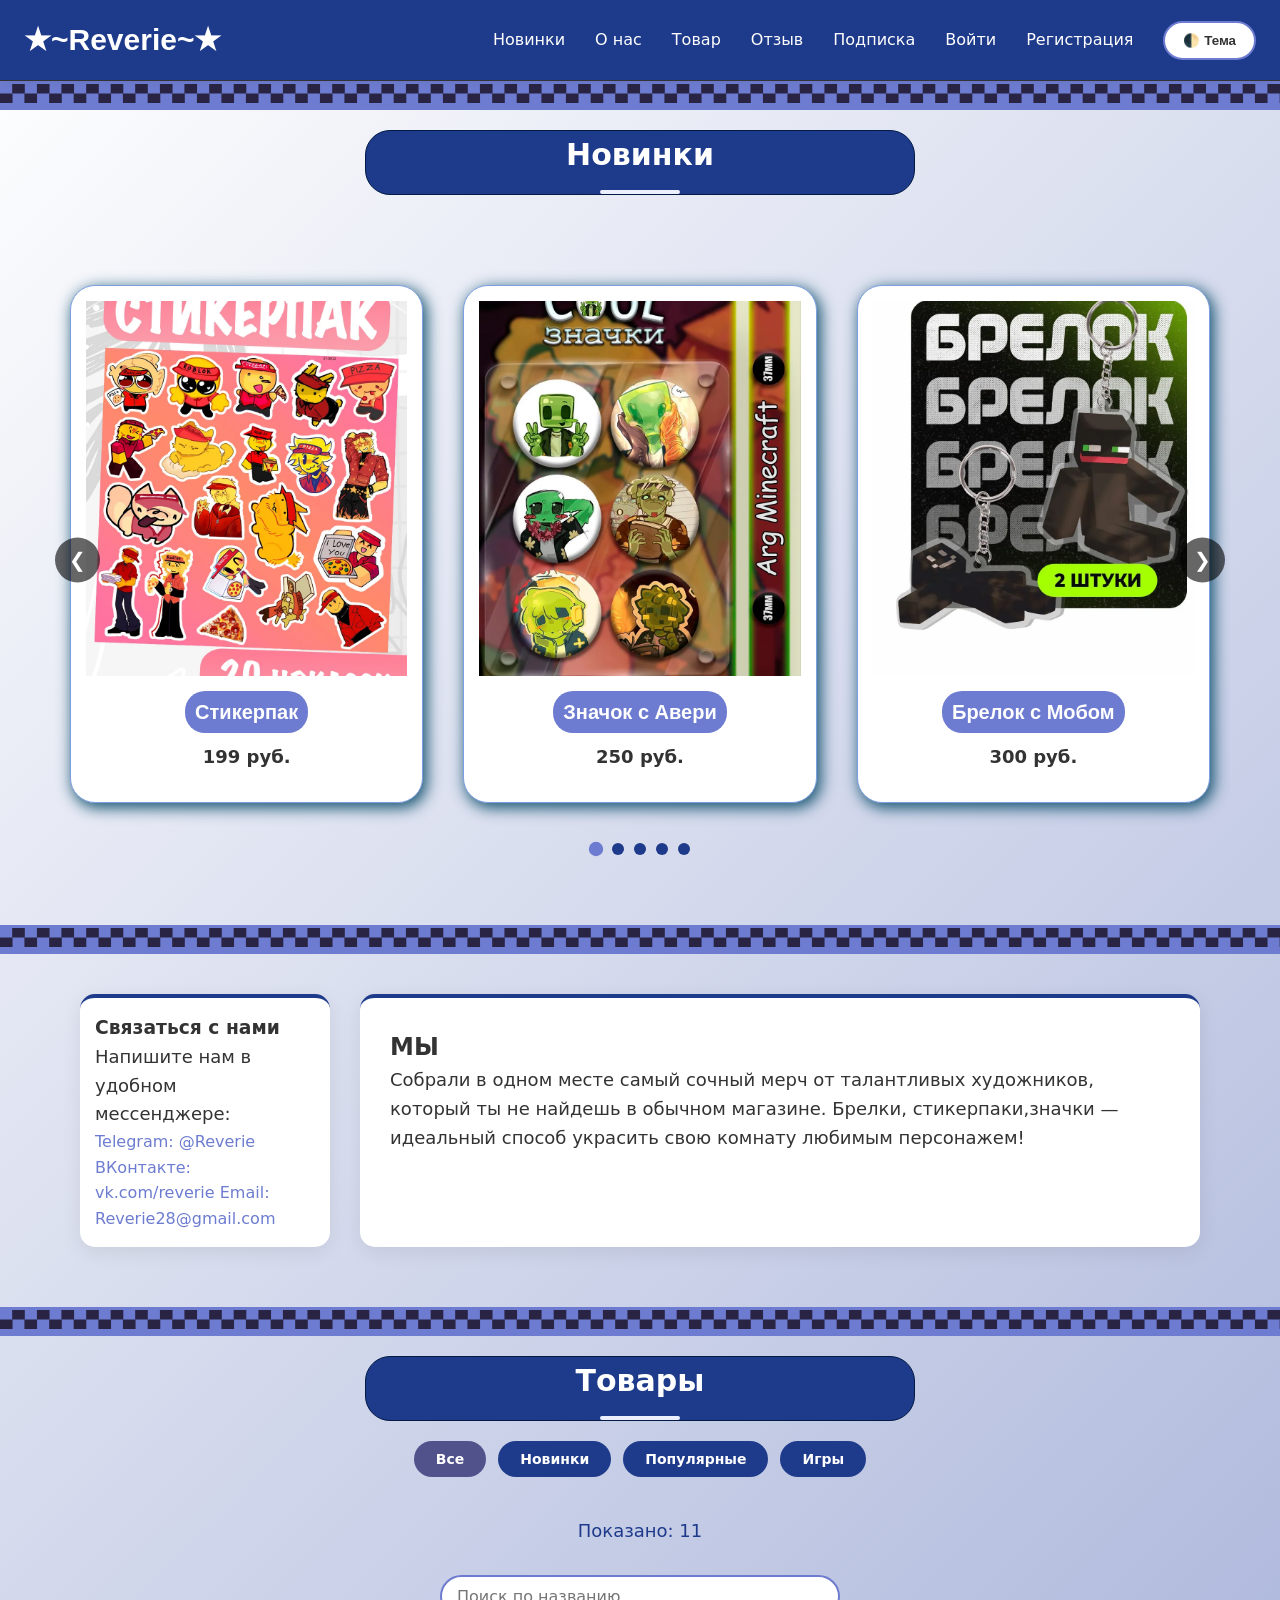
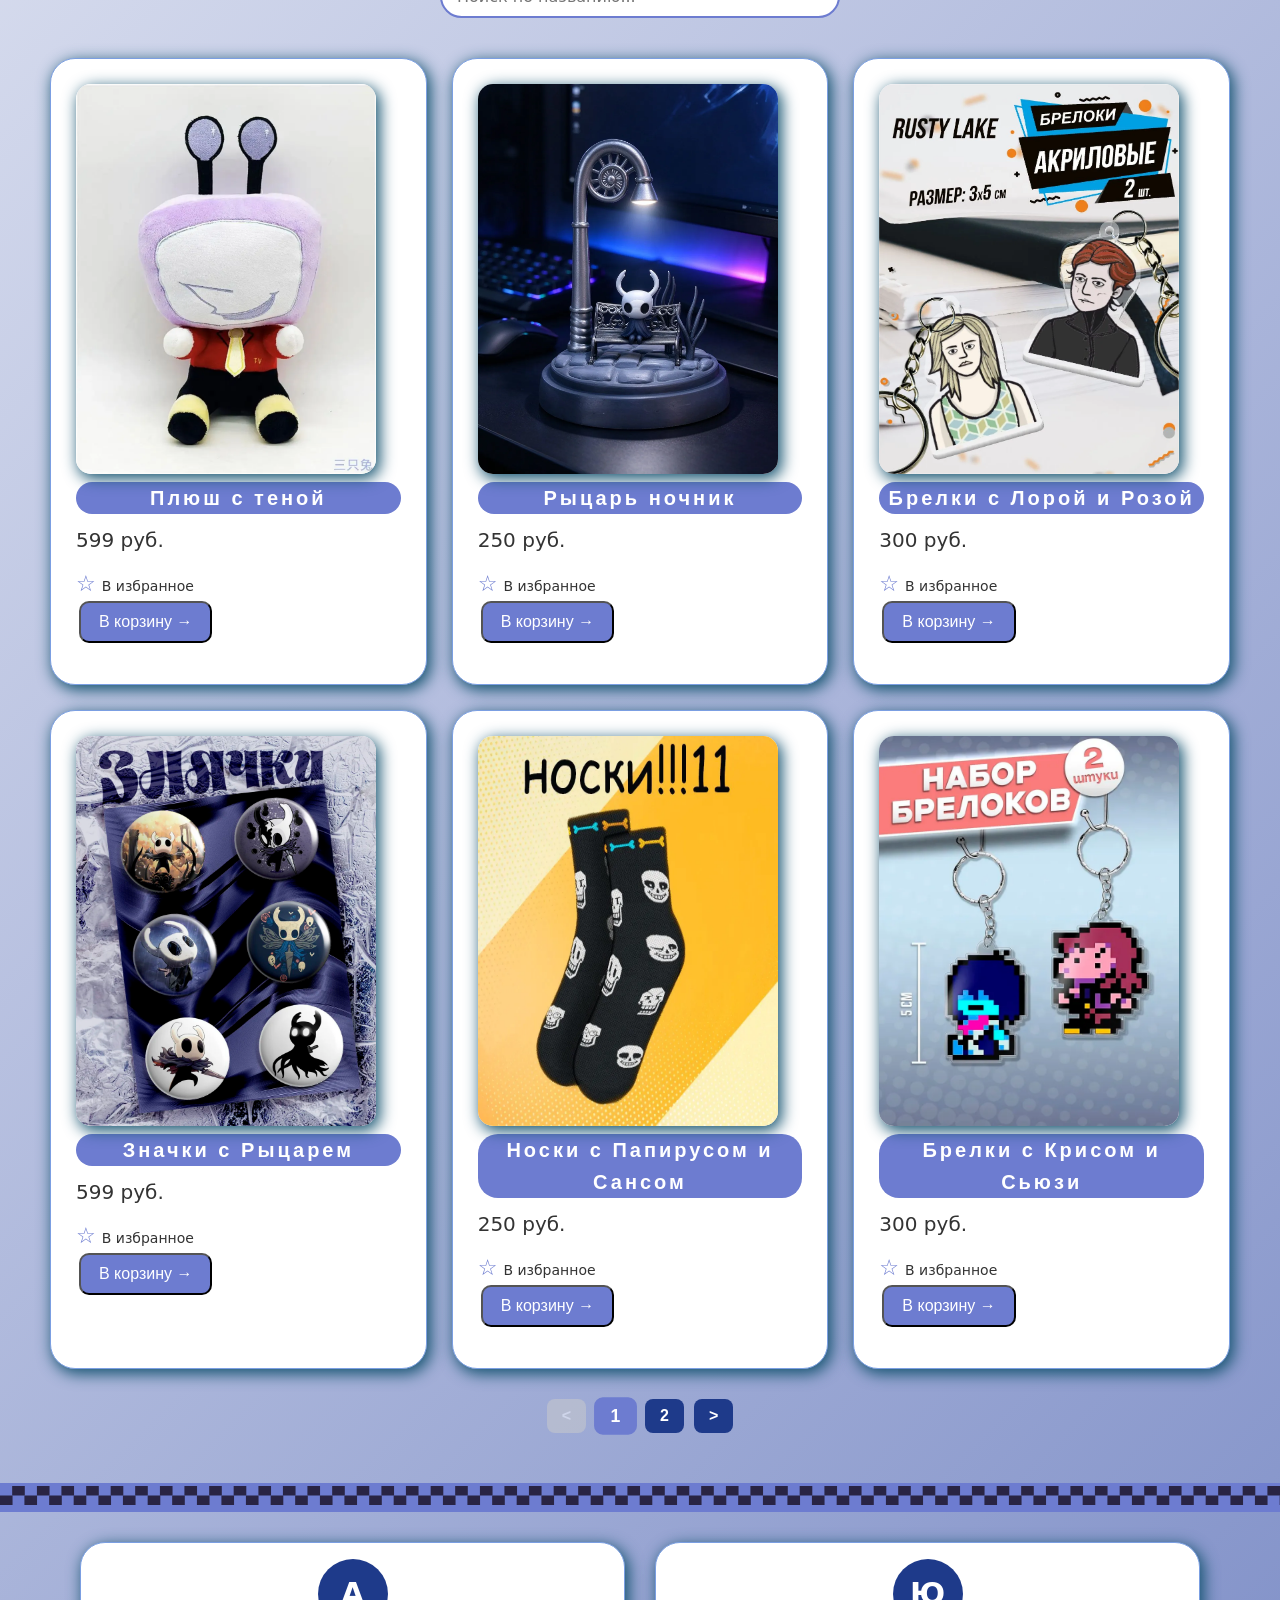
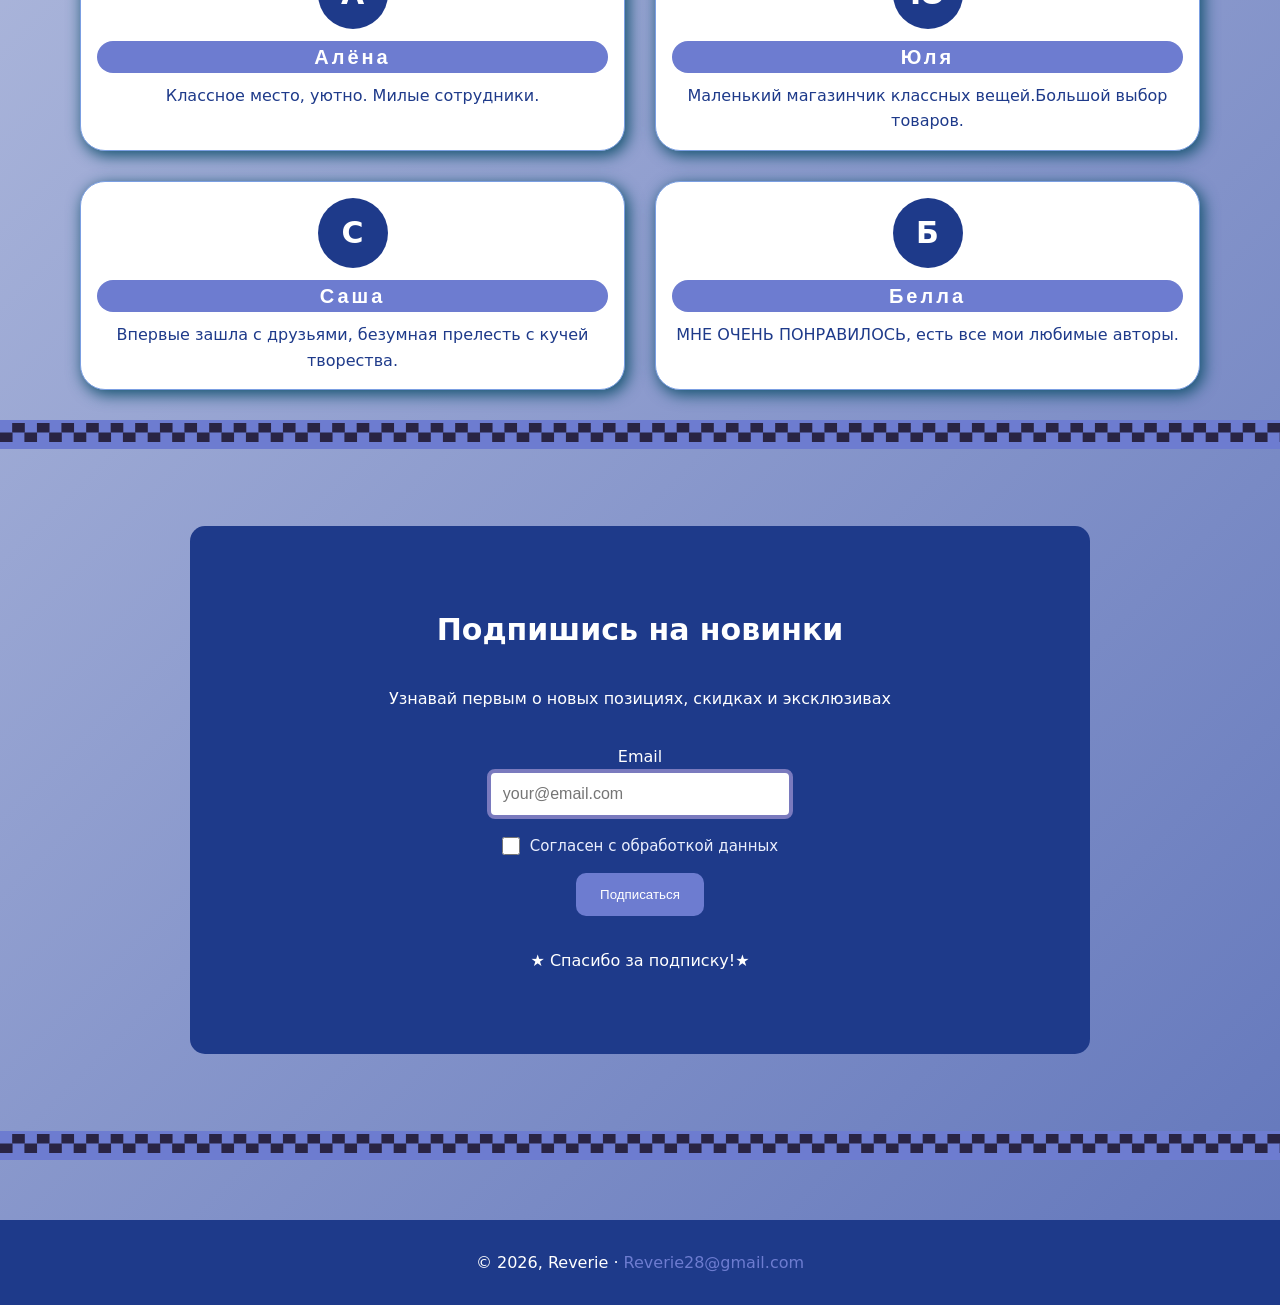
<file: app_merch/index.html>
<!DOCTYPE html>
<html lang="ru">
<head>
  <meta charset="UTF-8">
  <meta name="viewport" content="width=device-width, initial-scale=1.0">
  <meta name="description" content="Reverie — сайт по продаже мерча">
  <title>Reverie — сайт по продаже мерча</title>
  <link rel="icon" href="#">
  <link rel="stylesheet" href="styles.css"> 
</head>
<body>
<header class="nav">

<a href="#" class="logo">★~Reverie~★</a>

 <nav class="menu">
      <a href="#cont">Новинки</a> 
      <a href="#nass">О нас</a> 
      <a href="#cont1">Товар</a> 
      <a href="#otzuv">Отзыв</a> 
      <a href="#sub">Подписка</a> 
      <a href="login.html">Войти</a>
      <a href="register.html">Регистрация</a>
    </nav> 

<button class="burger" id="burgerBtn" aria-label="Открыть меню">
    <span></span>
    <span></span>
    <span></span>
</button>

     <div class="overlay" id="overlay"></div> 
     <nav class="mobile-nav" id="mobileNav">
      <a href="#cont">Новинки</a> 
      <a href="#nass">О нас</a> 
      <a href="#cont1">Товар</a> 
      <a href="#otzuv">Отзыв</a> 
      <a href="#sub">Подписка</a> 
      <a href="login.html">Войти</a>
      <a href="register.html">Регистрация</a>
    </nav> 
    <button class="theme-toggle" id="themeBtn" aria-label="Переключить тему">
    🌓 Тема
</button>
  </header>
 
  <main>
  <section class="decor1">
  <p>▄▀▄▀▄▀▄▀▄▀▄▀▄▀▄▀▄▀▄▀▄▀▄▀▄▀▄▀▄▀▄▀▄▀▄▀▄▀▄▀▄▀▄▀▄▀▄▀▄▀▄▀▄▀▄▀▄▀▄▀▄▀▄▀▄▀▄▀▄▀▄▀▄▀▄▀▄▀▄▀▄▀▄▀▄▀▄▀▄▀▄▀▄▀▄▀▄▀▄▀▄▀▄▀▄▀▄▀▄▀▄▀▄▀▄▀▄▀▄▀▄▀▄▀▄▀▄▀▄▀▄▀▄▀</p>
  </section>

    <section class="cont" id="cont">
    <h2>Новинки</h2>
</section>

<section class="cards-section">
    <section class="slider">
        <section class="slider_track"></section>
        <button class="slider_prev">❮</button>
        <button class="slider_next">❯</button>
        <section class="slider_dots"></section>
    </section>
</section>
 
<section class="decor2">
 <p>▄▀▄▀▄▀▄▀▄▀▄▀▄▀▄▀▄▀▄▀▄▀▄▀▄▀▄▀▄▀▄▀▄▀▄▀▄▀▄▀▄▀▄▀▄▀▄▀▄▀▄▀▄▀▄▀▄▀▄▀▄▀▄▀▄▀▄▀▄▀▄▀▄▀▄▀▄▀▄▀▄▀▄▀▄▀▄▀▄▀▄▀▄▀▄▀▄▀▄▀▄▀▄▀▄▀▄▀▄▀▄▀▄▀▄▀▄▀▄▀▄▀▄▀▄▀▄▀▄▀▄▀▄▀</p>
</section>

<section class="layout" id="nass">
    <aside class="sidebar">
        <h3>Связаться с нами</h3>
    <p>Напишите нам в удобном мессенджере:</p>
    <ul class="sidebar-menu">
        <a href="#">  Telegram: @Reverie</a>
        <a href="#">ВКонтакте: vk.com/reverie</a>
        <a href="#">Email: Reverie28@gmail.com</a>
    </ul>
    </aside>
    <section class="content">
        <h2>МЫ</h2>
        <p>Собрали в одном месте самый сочный мерч от талантливых художников, который ты не найдешь в обычном магазине. Брелки, стикерпаки,значки — идеальный способ украсить свою комнату любимым персонажем!</p>
    </section>
</section>

<section class="decor1">
<p>▄▀▄▀▄▀▄▀▄▀▄▀▄▀▄▀▄▀▄▀▄▀▄▀▄▀▄▀▄▀▄▀▄▀▄▀▄▀▄▀▄▀▄▀▄▀▄▀▄▀▄▀▄▀▄▀▄▀▄▀▄▀▄▀▄▀▄▀▄▀▄▀▄▀▄▀▄▀▄▀▄▀▄▀▄▀▄▀▄▀▄▀▄▀▄▀▄▀▄▀▄▀▄▀▄▀▄▀▄▀▄▀▄▀▄▀▄▀▄▀▄▀▄▀▄▀▄▀▄▀▄▀▄▀</p>
</section>

<section class="cont" id="cont1">
    <h2>Товары</h2>
</section>

<section class="filters">
    <button class="filter-btn active" data-filter="all">Все</button>
    <button class="filter-btn" data-filter="new">Новинки</button>
    <button class="filter-btn" data-filter="popul">Популярные</button>
    <button class="filter-btn" data-filter="game">Игры</button>
</section>

<p class="filter-count">Показано: <span id="filterCount">0</span></p>

<section class="pagination-controls">
    <input type="text" id="searchInput" placeholder="Поиск по названию...">
</section>

<section class="cards-section" id="list"></section>

<nav id="pagination" class="pagination-box"></nav>

  <section class="decor2">
 <p>▄▀▄▀▄▀▄▀▄▀▄▀▄▀▄▀▄▀▄▀▄▀▄▀▄▀▄▀▄▀▄▀▄▀▄▀▄▀▄▀▄▀▄▀▄▀▄▀▄▀▄▀▄▀▄▀▄▀▄▀▄▀▄▀▄▀▄▀▄▀▄▀▄▀▄▀▄▀▄▀▄▀▄▀▄▀▄▀▄▀▄▀▄▀▄▀▄▀▄▀▄▀▄▀▄▀▄▀▄▀▄▀▄▀▄▀▄▀▄▀▄▀▄▀▄▀▄▀▄▀▄▀▄▀</p>
</section>

<section id="otzuv" class="mosaic">
      <article class="card member">
          <div class="avatar">А</div>
        <h3>Алёна</h3> 
        <p>Классное место, уютно. Милые сотрудники.</p>
      </article>
     <article class="card member">
          <div class="avatar">Ю</div>
        <h3>Юля</h3>
        <p>Маленький магазинчик классных вещей.Большой выбор товаров.</p>
      </article>
      <article class="card member">
          <div class="avatar">C</div>
        <h3>Саша</h3>
        <p>Впервые зашла с друзьями, безумная прелесть с кучей творества.</p>
      </article>
     <article class="card member">
          <div class="avatar">Б</div>
        <h3>Белла</h3>
        <p>МНЕ ОЧЕНЬ ПОНРАВИЛОСЬ, есть все мои любимые авторы.</p>
      </article>
    </section>

<section class="decor1">
 <p>▄▀▄▀▄▀▄▀▄▀▄▀▄▀▄▀▄▀▄▀▄▀▄▀▄▀▄▀▄▀▄▀▄▀▄▀▄▀▄▀▄▀▄▀▄▀▄▀▄▀▄▀▄▀▄▀▄▀▄▀▄▀▄▀▄▀▄▀▄▀▄▀▄▀▄▀▄▀▄▀▄▀▄▀▄▀▄▀▄▀▄▀▄▀▄▀▄▀▄▀▄▀▄▀▄▀▄▀▄▀▄▀▄▀▄▀▄▀▄▀▄▀▄▀▄▀▄▀▄▀▄▀▄▀</p>
</section>

<section class="sub" id="sub">
    <h2>Подпишись на новинки</h2>
    <p>Узнавай первым о новых позициях, скидках и эксклюзивах</p>
  
  <form class="sub-form">
      <span>Email</span>
      <input type="email" class="email" placeholder="your@email.com" required>
    
    <label class="sog">
      <input type="checkbox" required>
      <span>Согласен с обработкой данных</span>
    </label>
    
    <button type="submit" class="btn-sub">Подписаться</button>
  </form>
  
  <p>★ Спасибо за подписку!★</p>
  </section>
<section class="decor1">
  <p>▄▀▄▀▄▀▄▀▄▀▄▀▄▀▄▀▄▀▄▀▄▀▄▀▄▀▄▀▄▀▄▀▄▀▄▀▄▀▄▀▄▀▄▀▄▀▄▀▄▀▄▀▄▀▄▀▄▀▄▀▄▀▄▀▄▀▄▀▄▀▄▀▄▀▄▀▄▀▄▀▄▀▄▀▄▀▄▀▄▀▄▀▄▀▄▀▄▀▄▀▄▀▄▀▄▀▄▀▄▀▄▀▄▀▄▀▄▀▄▀▄▀▄▀▄▀▄▀▄▀▄▀▄▀</p>
</section>
  </main>
 
  <footer>
    <p>&copy; 2026, Reverie · <a href="Reverie28@gmail.com" >Reverie28@gmail.com</a></p>
  </footer>
  <button class="scroll-top" id="scrollTopBtn" aria-label="Наверх">↑</button>

  <section class="cart-panel" id="cartPanel">
    <h3>Корзина</h3>
    <section class="cart-items" id="cartItems"></section>
    <p class="cart-total">
        Итого: <span id="cartTotal">0</span> руб.
    </p>
    <button class="payBtn" id="payBtn">Оплатить</button>
    <button class="cart-clear" id="cartClear">Очистить корзину</button>
  </section>

<script src="script.js"></script>
</body>
</html>
</file>
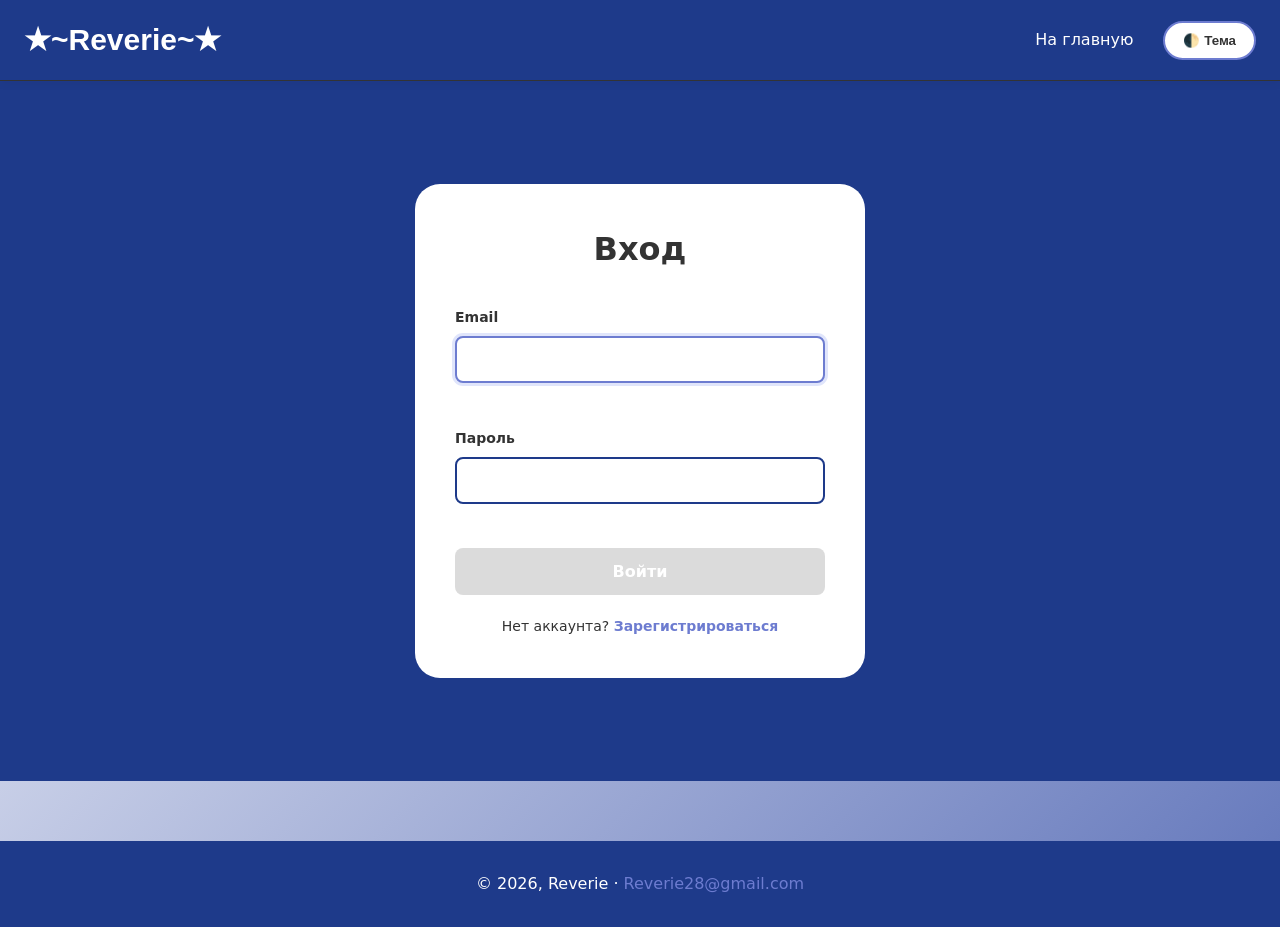
<file: app_merch/login.html>
<!DOCTYPE html>
<html lang="ru">
<head>
    <meta charset="UTF-8">
    <meta name="viewport" content="width=device-width, initial-scale=1.0">
    <title>Вход — Ваш сайт</title>
    <link rel="stylesheet" href="styles.css">
    <link rel="stylesheet" href="register.css"> 
</head>
<body>

    <header class="nav">

<a href="index.html" class="logo">★~Reverie~★</a>

 <nav class="menu">
      <a href="index.html">На главную</a>
    </nav> 

    <button class="theme-toggle" id="themeBtn" aria-label="Переключить тему">
    🌓 Тема
</button>
  </header>
    
    <main class="register-main">
        <form class="register-form" id="loginForm" novalidate>
            <h1>Вход</h1>

            <div class="form-group">
                <label for="email">Email</label>
                <input type="email" id="email" autocomplete="email" autofocus>
                <small class="error" id="emailError"></small>
            </div>

            <div class="form-group">
                <label for="password">Пароль</label>
                <input type="password" id="password" autocomplete="current-password">
                <small class="error" id="passwordError"></small>
            </div>

            <button type="submit" class="submit-btn" id="submitBtn" disabled>
                Войти
            </button>

            <p class="form-footer">
                Нет аккаунта? <a href="register.html">Зарегистрироваться</a>
            </p>
        </form>
    </main>
    
   <footer>
    <p>&copy; 2026, Reverie · <a href="Reverie28@gmail.com" >Reverie28@gmail.com</a></p>
  </footer>

<div class="modal-overlay" id="successModal">
    <div class="modal">
        <div class="modal-icon">✅</div>
        <h2>Вход выполнен!</h2>
        <p>Добро пожаловать обратно.</p>
        <button class="modal-btn" id="modalClose">Продолжить</button>
    </div>
</div>

    <script src="login.js"></script>
</body>
</html>
</file>
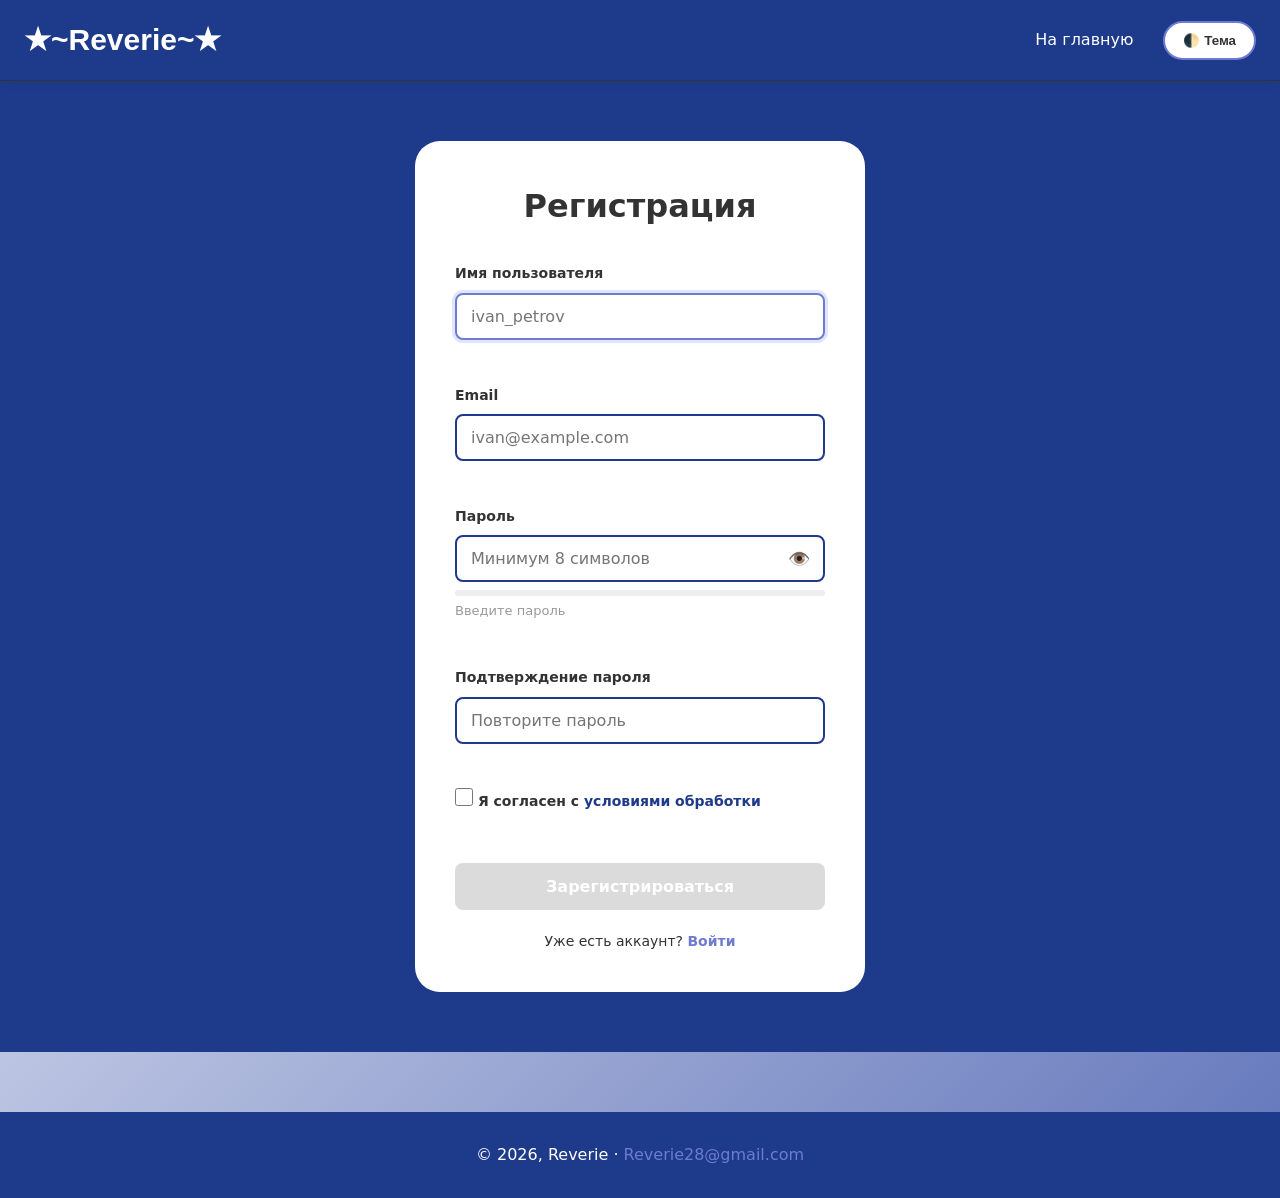
<file: app_merch/register.html>
<!DOCTYPE html>
<html lang="ru">
<head>
    <meta charset="UTF-8">
    <meta name="viewport" content="width=device-width, initial-scale=1.0">
    <title>Регистрация — Ваш сайт</title>
    <link rel="stylesheet" href="styles.css">
    <link rel="stylesheet" href="register.css">
</head>
<body>

<header class="nav">

<a href="index.html" class="logo">★~Reverie~★</a>

 <nav class="menu">
       <a href="index.html">На главную</a>
    </nav> 

    <button class="theme-toggle" id="themeBtn" aria-label="Переключить тему">
    🌓 Тема
</button>
  </header>
    
   <main class="register-main">
    <form class="register-form" id="registerForm" novalidate> <!-- Отключает встроенную проверку браузера (у нас своя) -->
        <h1>Регистрация</h1>

        <div class="form-group">
            <label for="username">Имя пользователя</label>
            <input type="text" id="username" placeholder="ivan_petrov" autocomplete="username" autofocus> <!-- autocom Браузер подскажет сохранённый логин -->
            <small class="error" id="usernameError"></small>
        </div>

        <div class="form-group">
            <label for="email">Email</label>
            <input type="email" id="email" placeholder="ivan@example.com" autocomplete="email">
            <small class="error" id="emailError"></small>
        </div>

        <div class="form-group">
            <label for="password">Пароль</label>
            <div class="password-wrapper">
              <input type="password" id="password" placeholder="Минимум 8 символов">
              <button type="button" class="toggle-password" id="togglePassword">👁️</button>
            </div>
             <!-- Сила пароля -->
            <div class="strength-bar">
              <div class="strength-fill" id="strengthFill"></div>
            </div>
            <p class="strength-text" id="strengthText">Введите пароль</p>
            <small class="error" id="passwordError"></small>
        </div>

        <div class="form-group">
            <label for="confirm">Подтверждение пароля</label>
            <input type="password" id="confirm" placeholder="Повторите пароль" autocomplete="new-password">
            <small class="error" id="confirmError"></small>
        </div>

        <div class="form-group checkbox-group">
             <label class="checkbox-label">
             <input type="checkbox" id="terms">
             <span>Я согласен с <a href="#">условиями обработки</a></span>
             </label>
             <small class="error" id="termsError"></small>
        </div>


        <button type="submit" class="submit-btn" id="submitBtn" disabled>
            <span class="btn-text">Зарегистрироваться</span>
            <span class="btn-spinner"></span>
        </button>


        <p class="form-footer">
            Уже есть аккаунт? <a href="login.html">Войти</a>
        </p>
    </form>
</main>

    
<footer>
    <p>&copy; 2026, Reverie · <a href="Reverie28@gmail.com" >Reverie28@gmail.com</a></p>
</footer>
    
<div class="modal-overlay" id="successModal">
    <div class="modal">
        <div class="modal-icon">✅</div>
        <h2>Регистрация успешна!</h2>
        <p>Добро пожаловать на наш сайт.</p>
        <button class="modal-btn" id="modalClose">Продолжить</button>
    </div>
</div>

    <script src="register.js"></script>
</body>
</html>
</file>
<file: app_merch/styles.css>
:root{
--bg:#1E3A8A; /* Новинки */
--bgl:linear-gradient(135deg, var(--w) 0%, #6276bb 100%);/* Фон */
--text: #333; /* Перекл цвет */
--header: #1E3A8A; /*Шапка, подписки,подвал */
--logo:#FFFFFF;
--menu: #FFFFFF;
--border:#1E3A8A;/* Сайд и конт */
--decor:#6d7cd0;
--decortext:#ebeffe; /* Под новинками */
--card-bg:#FFFFFF; /* Фон карточек,отзывов */
--shad:#165471;
--font:'Trebuchet MS', 'Lucida Sans Unicode', 'Lucida Grande', 'Lucida Sans', Arial, sans-serif;
--bordradius: 25px;
--transition: 0.3s ease;
--w:white;
--b:rgb(41, 36, 68); /* КУбики*/
--mob:rgb(255, 255, 255); /* Фон бургера */
--btn:white;
--btnsub:#6d7cd0;
--burger:#6d7cd0;
--bl:black; /* Текст для бургера */



}

body.dark {
  --bg: #6d7cd0;
  --card-bg: white;
  --header:black;
  --bgl:linear-gradient(135deg, rgb(23, 21, 21) 0%, #39446e 100%);
  --decor:black;
  --b:#6d7cd0;
  --bb:black;
  --btn:rgb(23, 21, 21);
  --btnsub:#6d7cd0;
  --mob:#424868;
  --bl:white;

}

* {
    margin: 0;
    padding: 0;
    box-sizing: border-box;
}

body {
    font-family: system-ui, Arial, sans-serif;
    line-height: 1.6;
    color: #333;
    background: var(--bgl);

}

html {
    scroll-behavior: smooth;
}


.burger {
       display: none;
    flex-direction: column;
    justify-content: space-between;
    width: 30px;
    height: 24px;
    background: none;
    border: none;
    cursor: pointer;
    padding: 0;
    z-index: 1001;
}

/* Три полоски */
.burger span {
   display: block;
    width: 100%;
    height: 3px;
    background: var(--text, #333);
    border-radius: 3px;
    transition: transform 0.3s, opacity 0.3s;

}

.burger.active span:nth-child(1) {
    transform: translateY(10px) rotate(45deg);
}

.burger.active span:nth-child(2) {
    opacity: 0;
}

.burger.active span:nth-child(3) {
    transform: translateY(-10px) rotate(-45deg);
}

header { 
  display: flex;
  justify-content: space-between; 
  align-items: center; 
  padding: 16px 24px; 
  background: var(--header);
  border-bottom: 1px solid ; 
  box-shadow: 0 2px 10px #0000000d;
} 

header.nav { 
  position: sticky; 
  top: 0; 
  z-index: 100; 


} 

.menu {display: flex;
    gap: 20px;
    margin-left: auto; 
    margin-right: 20px; }

.menu a{color: white; padding-right: 10px;}

.logo {
  font-size: clamp(20px, 3vw, 30px);
  font-family: 'Franklin Gothic Medium', 'Arial Narrow', Arial, sans-serif;
  font-weight: 700;
  color:var(--logo);
  text-decoration: none;
}

.overlay {
    position: fixed;
    top: 0;
    left: 0;
    width: 100%;
    height: 100%;
    background: #00000080;
    opacity: 0;
    visibility: hidden;
    transition: opacity 0.3s, visibility 0.3s;
    z-index: 999;
}

.overlay.active {
    opacity: 1;
    visibility: visible;
}

.mobile-nav {
    position: fixed;
    top: 0;
    right: -100%;
    width: 80%;
    max-width: 320px;
    height: 100vh;
    background:var(--mob);
    display: flex;
    flex-direction: column;
    justify-content: center;
    align-items: center;
    gap: 30px;
    padding: 40px;
    box-shadow: -10px 0 30px rgba(0, 0, 0, 0.1);
    transition: right 0.4s ease;
    z-index: 1000;
}

/* Открытое состояние */
.mobile-nav.open {
    right: 0;
}

/* Ссылки в меню */
.mobile-nav a {
    font-size: 20px;
    font-weight: 600;
    color: var(--bl);
    text-decoration: none;
    transition: color 0.3s, transform 0.3s;
}

.mobile-nav a:hover {
    color: var(--header);
    transform: translateX(5px);
}

/* Кнопка внутри меню */
.mobile-btn {
    margin-top: 20px;
    padding: 14px 32px;
    background: var(--primary, #667eea);
    color: white !important;
    border-radius: 50px;
}

.mobile-btn:hover {
    filter: brightness(0.9);
}


.catalog h2{font-size: clamp(20px, 2.5vw, 25px);
  margin-left: 20px;
  margin-bottom: 20px;
  color: #a8352f;
}


.cont { 
  margin: 20px auto;
  background-color: var(--bg);
  border-radius:var(--bordradius);
  width: 550px;
  color:var(--w);
  border: 1px solid #031a45; 
}

.cont h2 { font-size: clamp(22px, 3vw, 30px); 
  text-align: center; position: relative;
  padding-bottom: 15px;
}

.cont h2::after {
  content: "";
  position: absolute;
  bottom: 0;
  left: 50%;
  transform: translateX(-50%);
  width: 80px;
  height: 4px;
  background: var(--decortext);
  border-radius: 2px;
}

.cards-section {
  display: grid;
  grid-template-columns: repeat(auto-fit, minmax(280px, 1fr));
  gap: 25px;
  padding: 10px;
  max-width: 1200px;
  margin: 0 auto;
}

/* ===== Слайдер ===== */
.slider {
    position: relative;
    width: 100%;
    max-width: 1200px; 
    margin: 20px auto;
    overflow: hidden;
    padding: 20px 0;
    
}

.slider_track {
    display: flex;
    transition: transform 0.4s ease-in-out;
}

.slide {
    flex: 0 0 33.333%;
    padding: 20px;
    box-sizing: border-box;
}

.slide_inner {
    background: var(--card-bg, #fff);
    border-radius: var(--bordradius, 25px);
    box-shadow: 3px 4px 15px 1px var(--shad, #165471);
    border: 1px solid #7b9fe2; 
    overflow: hidden;
    text-align: center;
    height: 100%;
    display: flex;
    flex-direction: column;
    transition: transform 0.3s ease, box-shadow 0.3s ease;
}

.slide_inner:hover {
    transform: translateY(-8px);
    box-shadow: 0 15px 40px rgba(0,0,0,0.15);
}

.slide img {
    width: 100%;
    height: 390px; 
    object-fit: cover;
    border-radius: 15px;
    padding: 15px 15px 0 15px; 
    box-sizing: border-box;
}


.slide_content {
    padding: 15px;
    flex-grow: 1;
    display: flex;
    flex-direction: column;
    justify-content: space-between;
}

.slide_content h3 {
    text-align: center; 
    font-size: clamp(16px, 2vw, 20px); 
    background-color: var(--decor); 
    border-radius: 20px; 
    color: var(--w);
    font-family: var(--font);
    margin: 0 auto 10px;
    padding: 5px 10px;
}

.slide_content p {
    font-size: 18px;
    font-weight: bold;
    color: var(--text, #333);
    margin-bottom: 15px;
}


.slider_prev, .slider_next {
    position: absolute;
    top: 50%;
    transform: translateY(-50%);
    background: rgba(0, 0, 0, 0.6);
    color: white;
    border: none;
    width: 45px;
    height: 45px;
    border-radius: 50%;
    font-size: 20px;
    cursor: pointer;
    z-index: 999;
    display: flex;
    align-items: center;
    justify-content: center;
}
.slider_prev { left: 5px; }
.slider_next { right: 5px; }

.slider_prev:hover, .slider_next:hover {
    background: var(--decor);
}

.slider_dots {
    display: flex;
    justify-content: center;
    gap: 10px;
    margin-top: 20px; 
}

.slider_dot {
    width: 12px;
    height: 12px;
    border-radius: 50%; 
    background-color:var(--header); 
    border: none;
    cursor: pointer;
    transition: background-color 0.3s, transform 0.3s;
}

.slider_dot.active {
    background-color: var(--decor); 
    transform: scale(1.2); 
}
/* ===== Корзина  ===== */
.cart-panel {
    position: fixed;
    bottom: 10px;     
    left: 20px;
    width: 320px;
    background: var(--card-bg, #fff);
    border-radius: 15px;
  box-shadow: 0 10px 30px rgba(0, 0, 0, 0.3);
  padding: 20px;
    z-index: 1000;
    border: 2px solid var(--decor, #6d7cd0);
    display: none; /* Скрыта, пока пустая */
}

.cart-panel.active {
    display: block;
}

.cart-panel h3 {
    margin-bottom: 15px;
    text-align: center;
  color: var(--text);
}

.cart-items {
    max-height: 250px;
    overflow-y: auto;
    margin-bottom: 15px;
}

.cart-item {
    display: flex;
    justify-content: space-between;
    align-items: center;
    padding: 10px 0;
    border-bottom: 1px solid #eee;
    font-size: 14px;
    color: var(--text);
}

.cart-item-controls {
    display: flex;
  align-items: center;
    gap: 5px;
}

.cart-item-controls button {
    width: 25px;
    height: 25px;
    border-radius: 50%;
  border: none;
  cursor: pointer;
    background: var(--decor);
    color: white;
    font-weight: bold;
    display: flex;
    align-items: center;
  justify-content: center;
}

.cart-item-controls button:hover {
    background: #5a67d8;
}

.cart-total {
    text-align: center;
    font-size: 18px;
    font-weight: bold;
    margin-bottom: 15px;
    color: var(--text);
}

.payBtn {
    width: 100%;
    padding: 10px;
    background: var(--header);
    color: white;
    border: none;
    border-radius: 8px;
    cursor: pointer;
    font-weight: bold;
    margin-bottom: 10px;
    transition: background 0.3s;
}

.payBtn:hover {
    background: #21912a; 
}

.cart-clear {
    width: 100%;
    padding: 10px;
    background: #394558;
    color: white;
    border: none;
    border-radius: 8px;
    cursor: pointer;
    font-weight: bold;
}

.cart-clear:hover {
    background: #c0392b;
}
/* =====  ===== */
/* ===== Пагинация ===== */
.pagination-controls {
    text-align: center;
    margin: 20px 0;
}

#searchInput {
    padding: 10px 15px;
    border: 2px solid var(--decor);
    border-radius: 25px;
    font-size: 16px;
    width: 100%;
    max-width: 400px;
    font-family: inherit;
}

.pagination-box {
    display: flex;
    justify-content: center;
    gap: 10px;
    margin: 30px 0;
    flex-wrap: wrap;
}

.pagination-box button {
    padding: 8px 15px;
    background: var(--header);
    color: white;
    border: none;
    border-radius: 8px;
    cursor: pointer;
    font-size: 16px;
    font-weight: bold;
    transition: background 0.3s, transform 0.2s;
}

.pagination-box button:hover:not(:disabled) {
    background: var(--decor);
    transform: translateY(-2px);
}

.pagination-box button.active {
    background: var(--decor);
    transform: scale(1.1);
}

.pagination-box button:disabled {
    background: #ccc;
    cursor: not-allowed;
    opacity: 0.5;
}

/* =====  ===== */

.card {
  background: var(--card-bg);
  border: 1px solid #7b9fe2; 
  border-radius: var(--bordradius);
  box-shadow: 3px 4px 15px 1px var(--shad);
  position: relative;
  overflow: hidden;
  top: 10px;
  transition: box-shadow 0.3s ease;
  opacity: 0;
  animation: fadeUp 0.6s ease forwards;
  padding: clamp(15px, 3vw, 25px);

}

.card1 {
  background: var(--card-bg);
  border: 1px solid #7b9fe2; 
  border-radius: var(--bordradius);
  box-shadow: 3px 4px 15px 1px var(--shad);
  position: relative;
  overflow: hidden;
  top: 10px;
  transition: transform 0.3s ease, box-shadow 0.3s ease;
  padding: clamp(15px, 3vw, 25px);

}

.card::before, .card1::before {
  content: "";
  position: absolute;
  top: 0;
  left: -100%;
  width: 100%;
  height: 100%;
  background: linear-gradient(
    90deg,
    transparent,
    #ffffff66,
    transparent
  );
  transition: left 0.6s ease;
  pointer-events: none;
}

.card:hover::before,.card1:hover::before {
  left: 100%;
}


.card :is(h2, h3, h4), .card1 :is(h2, h3, h4) {
  letter-spacing: 3px;
}

.card:has(.badge) {
  border: 2px solid #0026ff;
}

.card:hover, .card1:hover {
  transform: translateY(-8px);
  box-shadow: 0 15px 40px #00000026;
}


.card img,.card1 img {
  max-width: 100%;
  border-radius: 15px;
  box-shadow:3px 4px 15px 1px var(--shad);}

.card h3,.card1 h3 {
  text-align: center; 
  font-size: clamp(16px, 2vw, 20px); 
  background-color: var(--decor); 
  border-radius: 20px; 
  color:var(--w);
  font-family:var(--font);  
  margin: 0 auto 10px;   
}

@keyframes fadeUp {
    from {
        opacity: 0;
        transform: translateY(30px);
    }
    to {
        opacity: 1;
        transform: translateY(0);
    }
}

.card:nth-child(1) { animation-delay: 0.1s; }
.card:nth-child(2) { animation-delay: 0.2s; }
.card:nth-child(3) { animation-delay: 0.3s; }


.badge {
  position: absolute;
  top: 15px;
  right: 15px;
  padding: 4px 12px;
  background: var(--decor);
  color:var(--w);
  font-size: clamp(12px, 1.5vw, 15px);
  font-weight: 750;
  border-radius: var(--bordradius);
  box-shadow: 0px 10px 25px #080f4c;
}


.layout {
  display: grid;
  grid-template-columns: 250px 1fr;
  gap: 30px;
  padding: 60px 40px;
  max-width: 1200px;
  margin: 0 auto;
}

.decor1 {
  background-color:var(--decor);
  position: relative; 
  bottom:20px;
  top: 0px; 
  height: 29px;
  overflow: hidden; }

.decor2 {
  background-color:var(--decor);
  position: relative; 
  top: 20px; 
  height: 29px; 
  overflow: hidden;}

.decor1 p{color:var(--b); font-size: clamp(12px, 1.5vw, 16px);}
.decor2 p{color:var(--b); font-size: clamp(12px, 1.5vw, 16px);}

.sidebar {
  background: var(--w);
  padding: 15px;
  border-radius: 15px;
  box-shadow: 0 5px 20px rgba(0, 0, 0, 0.08);
  border-top: 4px solid var(--border);
    
}

.sidebar p {font-size: clamp(15px, 1.8vw, 18px);}

.content {
  background: var(--w);
  padding: 30px;
  border-radius: 15px;
  box-shadow: 0 5px 20px rgba(0, 0, 0, 0.08);
  border-top: 4px solid var(--border);
}

.content p {font-size: clamp(15px, 1.8vw, 18px);}

.price {font-size: clamp(16px, 1.8vw, 20px);
margin-bottom: 10px;}


.btn { 
  background: var(--decor); 
  color: var(--w); 
  padding: 10px 18px; 
  border-radius: 10px; 
  cursor: pointer; 
  margin: 0 3px 16px; 
  font-size: clamp(14px, 1.5vw, 16px);
  font-family:var(--font);
  transition: background 0.3s, transform 0.2s;
}

.btn::after {
  content: " →";
  display: inline-block;
  transition: transform 0.3s ease;
}

.btn:hover::after {
  transform: translateX(5px);
}

.btn:hover {
    background: #5a67d8;
    transform: translateY(-2px);
}

.btn:active {
    transform: translateY(0) scale(0.95);
    background: #4c51bf;
}


.mosaic {
  display: grid;
  grid-template-columns: repeat(2, 1fr);
  gap: 30px;
  max-width: 1200px;
  margin: 40px auto;
  padding: 0 40px;
}

.mosaic p{color: var(--border);}

.member {
  background-color:var(--w);
  padding: 16px;
  text-align: center;
}
.avatar {
  width: 70px;
  height: 70px;
  margin: 0 auto 12px;
  border-radius: 50%;
  color: var(--w);
  font-size:  clamp(22px, 2.5vw, 30px);
  font-weight: bold;
  display: flex;
  align-items: center;
  justify-content: center;
  transition: transform 0.6s; 
}


.avatar:hover { transform: rotate(360deg); }
.member:nth-child(1) .avatar { background-image: linear-gradient(135deg, #1E3A8A, #1E3A8A); }
.member:nth-child(2) .avatar { background-image: linear-gradient(135deg, #1E3A8A, #1E3A8A); }
.member:nth-child(3) .avatar { background-image: linear-gradient(135deg, #1E3A8A, #1E3A8A); }
.member:nth-child(4) .avatar { background-image: linear-gradient(135deg,#1E3A8A, #1E3A8A); }


footer {
  display: flex;
  justify-content: center;
  align-items: center;
  padding: 30px;
  background:var(--header);
  color: var(--w);
  margin-top: 60px;
}

a { color: var(--decor); text-decoration: none;}


.sub {
  display: flex;
  flex-direction: column;
  align-items: center;
  gap: clamp(20px, 3vw, 32px);
  padding: clamp(40px, 8vw, 80px) clamp(20px, 4vw, 40px);
  margin: clamp(40px, 6vw, 80px) auto;
  max-width: 900px;
  background:var(--header);
  color: var(--w);
  border-radius:15px;
  text-align: center;
}

.sub h2 {
  font-size: clamp(24px, 4vw, 30px);
}

.btn-sub{
  padding: clamp(10px, 1.5vw, 14px) clamp(18px, 2.5vw, 24px);
  border-radius: 10px;
  border: var(--header); 
  background-color:var(--btnsub);
  color: var(--w);
  cursor: pointer;
  transition: background 0.3s, transform 0.2s;
}

.btn-sub:hover {
    background: #5a67d8;
    transform: translateY(-2px);
}

.btn-sub:active {
    transform: translateY(0) scale(0.95);
    background: #4c51bf;
}

 
.sog {
  display: flex;
  align-items: center;
  justify-content: center;
  gap: 10px;
  cursor: pointer;
  font-size: clamp(13px, 1.5vw, 15px);
  color: var(--decortext);
  margin: 15px;

}

.sog input {
  width: 18px;
  height: 18px;
  cursor: pointer;
}


.scroll-top {
     position: fixed;
    bottom: 30px;
    right: 30px;
    width: 55px;
    height: 55px;
    background: var(--header);
    color: white;
    border: none;
    border-radius: 50%;
    display: flex;
    justify-content: center;
    align-items: center;
    font-size: 24px;
    font-weight: bold;
    cursor: pointer;
    box-shadow: 0 5px 20px rgba(102, 126, 234, 0.5);
    z-index: 999;
    opacity: 0;
    visibility: hidden;
    transition: opacity 0.3s, visibility 0.3s, transform 0.3s, background 0.3s;
    font-family: inherit;


}

.scroll-top.visible {
    opacity: 1;
    visibility: visible;
}

.scroll-top:hover {
    background: var(--decor);
    filter: brightness(0.9);
    transform: translateY(-5px) scale(1.05);
}

.scroll-top:active {
    transform: scale(0.95);
}


input,
textarea {
  padding: 12px;
  border: 4px solid #7a7abe;
  border-radius: 8px;
  font-size: 16px;
  width: 100%;
  max-width: 400px; 
  transition: border-color 0.3s, box-shadow 0.3s;
}

input:focus,
textarea:focus {
  outline: none;
  border-color: #c22222;
  box-shadow: 0 0 0 3px rgba(109, 124, 208, 0.25);
}


.theme-toggle {
  padding: 10px 18px;
  background: var(--btn);
  color: var(--text);
  border: 2px solid var(--decor);
  border-radius: 50px;
  cursor: pointer;
  font-weight: 600;
  z-index: 200;
  transition: background var(--transition), color var(--transition);
}

.theme-toggle:hover {
    background: var(--decor);
    color: var(--w);
    transform: translateY(-2px);
}

.theme-toggle:active {
    transform: scale(0.95);
}


.fav {
    display: flex;
    align-items: center;
    gap: 8px;
    cursor: pointer;
    font-size: 14px;
}

.fav input {
    display: none;
}

.fav span::before {
    content: "☆";
    font-size: 22px;
    color: var(--decor);
    margin-right: 6px;
    display: inline-block;
    transition: transform var(--transition);
}

.fav input:checked + span::before {
    content: "★";
    transform: scale(1.2);
}

.filters {
    display: flex;
    justify-content: center;
    flex-wrap: wrap;
    gap: 12px;
    margin-bottom: 40px;
    padding: 0 20px;
}

.filter-btn {
    padding: 10px 22px;
    background: var(--header);
    color: var(--w);
    border: 2px solid var(--primary);
    border-radius: 50px;
    font-size: 14px;
    font-weight: 600;
    cursor: pointer;
    transition: background 0.3s, color 0.3s, transform 0.2s;
    font-family: inherit;
}

.filter-btn:hover {
    background: var(--decor);
    color: white;
    transform: translateY(-2px);
}

.filter-btn.active {
    background: rgb(81, 81, 140);
    color: white;
}

/* Скрытая карточка */
.card1.hidden {
    display: none;
}

/* Счётчик */
.filter-count {
    text-align: center;
    color: var(--bg);
    margin-bottom: 30px;
    font-size: 18px;
}


@media (max-width: 768px) {
    /* Показываем бургер */
    .burger {
        display: flex;
    }
    
    /* Скрываем обычное меню */
    .menu {
        display: none;
    }
    
    /* Скрываем кнопку "Начать" (по желанию) */
    .header-btn {
        display: none;
    }
}


@media (min-width: 769px) {
    .mobile-nav {
        display: none;
    }
}


@media (max-width: 900px) {
  .layout {
    grid-template-columns: 1fr;
    padding: 40px 20px;
  }
  
  .mosaic {
    grid-template-columns: repeat(2, 1fr);
    padding: 0 20px;
  }
  
  .cont {
    width: 90%;
    max-width: 550px;
  }
}
@media (max-width: 600px) {
  header.nav {
    flex-direction: column;
    gap: 10px;
    padding: 12px 16px;
    text-align: center;
  }
  .menu {flex-wrap: wrap; justify-content: center; gap: 30px;}
  .logo {font-size: 20px;}
  .cont {width: 90%;}
  .cards-section {grid-template-columns: 1fr;padding: 20px 16px;}
  .card h3 {max-width: 100%;}
  .layout {
    grid-template-columns: 1fr;
    padding: 30px 16px;
    gap: 20px;
  }
  .mosaic {
    grid-template-columns: 1fr;
    padding: 0 16px;
    gap: 20px;
  }
  .sub {
    margin: 30px 16px;
    padding: 30px 20px;
    border-radius: 15px;
  }
  .sub-form {width: 100%;}
  
  input[type="email"] {
    width: 100%;
    max-width: 100%;
  }
  .scroll-top {
    width: 45px;
    height: 45px;
    bottom: 16px;
    right: 16px;
    font-size: 20px;
  }
  .theme-toggle {
    font-size: 13px;
    padding: 8px 14px;
  }
  .decor1 p,
  .decor2 p {
    font-size: 10px;
  }
}

@media (max-width: 600px) {
    .cart-panel {
        width: calc(100% - 40px); /* На всю ширину минус отступы */
        left: 20px;
        right: 20px;
        bottom: 80px; /* Подняли выше, чтобы не мешала кнопке "Наверх" */
    }
}

@media (max-width: 600px) {
    .slide {
        flex: 0 0 100%;
        padding: 10px; 
    }

    .slide img {
        height: 300px;
    }

    .slide_content h3 {
        font-size: 16px;
    }

    .slider_prev { left: 10px; }
    .slider_next { right: 10px; }

    .slider_prev, .slider_next {
        width: 35px;
        height: 35px;
        font-size: 16px;
    }
}

@media (max-width: 600px) {
    .cart-panel {

        width: calc(100% - 20px); 
        left: 10px;
        right: 10px;
        bottom: 10px;
        padding: 15px; 
    }

    .cart-panel h3 {
        font-size: 18px;
        margin-bottom: 10px;
    }
    
    .cart-item-controls button {
        width: 22px;
        height: 22px;
    }
}
</file>
<file: app_merch/register.css>
/* ===== ОСНОВНОЙ БЛОК ===== */
.register-main {
    display: flex;
    justify-content: center;
    align-items: center;
    min-height: calc(100vh - 200px);
    padding: 60px 20px;
    background: var(--bg, #f5f7fa);
}

/* ===== ФОРМА ===== */
.register-form {
    width: 100%;
    max-width: 450px;
    padding: 40px;
    background: var(--card-bg, #ffffff);
    border-radius: var(--bordradius, 15px);
    box-shadow: var(--shad, 0 5px 20px rgba(0, 0, 0, 0.1));
}

.register-form h1 {
    text-align: center;
    margin-bottom: 30px;
    color: var(--text, #333);
    font-size: clamp(24px, 4vw, 32px);
}

/* ===== ГРУППА ПОЛЯ ===== */
.form-group {
    margin-bottom: 20px;
}

.form-group label {
    display: block;
    margin-bottom: 8px;
    font-weight: 600;
    color: var(--text, #333);
    font-size: 14px;
}

/* ===== ПОЛЕ ВВОДА ===== */
.form-group input {
    width: 100%;
    padding: 12px 14px;
    border: 2px solid var(--header, #ddd);
    border-radius: 8px;
    font-size: 16px;
    font-family: inherit;
    background: var(--card-bg, #fff);
    color: var(--text, #333);
    transition: border-color 0.3s, box-shadow 0.3s;
}

.form-group input:focus {
    outline: none;
    border-color: var(--btnsub, #3a4b95);
    box-shadow: 0 0 0 3px rgba(102, 126, 234, 0.2);

}

.password-wrapper {
    position: relative;
}

.password-wrapper input {
    padding-right: 50px;
}

.toggle-password {
    position: absolute;
    right: 10px;
    top: 50%;
    transform: translateY(-50%);
    background: none;
    border: none;
    font-size: 18px;
    cursor: pointer;
    padding: 5px;
}

/* ===== Сила пароля ===== */

.strength-bar {
    height: 6px;
    background: #eee;
    border-radius: 3px;
    overflow: hidden;
    margin-top: 8px;
}

.strength-fill {
    height: 100%;
    width: 0;
    transition: width 0.3s, background 0.3s;
}

.strength-text {
    font-size: 13px;
    margin-top: 5px;
    color: #999;
}



/* ===== СОСТОЯНИЯ ПОЛЯ ===== */
.form-group input.error {
    border-color: #e74c3c;
}

.form-group input.error:focus {
    box-shadow: 0 0 0 3px rgba(231, 76, 60, 0.2);
}

.form-group input.success {
    border-color: #27ae60;
}

/* ===== ТЕКСТ ОШИБКИ/снизу под полями ввода ===== */
.error {
    display: block;
    color: #e74c3c;
    font-size: 13px;
    margin-top: 6px;
    min-height: 18px;
}

/* ===== КНОПКА ===== */
.submit-btn {
    display: flex;
    justify-content: center;
    align-items: center;
    gap: 10px;
    width: 100%;
    padding: 14px;
    background: var(--header, #667eea);
    color: white;
    border: none;
    border-radius: 8px;
    font-size: 16px;
    font-weight: 600;
    cursor: pointer;
    font-family: inherit;
    transition: background 0.3s, transform 0.2s;
}

/* ===== Загрузка ===== */
.btn-spinner {
    display: none;
    width: 18px;
    height: 18px;
    border: 2px solid rgba(255, 255, 255, 0.4);
    border-top-color: white;
    border-radius: 50%;
    animation: spin 0.8s linear infinite;
}

@keyframes spin {
    to { transform: rotate(360deg); }
}

.submit-btn.loading .btn-text {
    display: none;
}

.submit-btn.loading .btn-spinner {
    display: block;
}


/* ===== при наведении, НО только если кнопка не выключена". серая неактивная кнопка 
не должна подсвечиваться при наведении.===== */
.submit-btn:hover:not(:disabled) {
    background: var(--decor, #5a67d8);
    transform: translateY(-2px);
}

.submit-btn:active:not(:disabled) {
    transform: scale(0.98);
}

.submit-btn:disabled {
    background: #ccc;
    cursor: not-allowed;
    opacity: 0.7;
}

/* ===== ПОДВАЛ ФОРМЫ ===== */
.form-footer {
    text-align: center;
    margin-top: 20px;
    color: var(--text, #666);
    font-size: 14px;
}

.form-footer a {
    color: var(--decor, #667eea);
    text-decoration: none;
    font-weight: 600;
}

.form-footer a:hover {
    text-decoration: underline;
}

/* ===== согласие на условия обраб.дан. ===== */

.checkbox-group {
    margin-bottom: 25px;
}

.checkbox-label {
    display: flex;
    align-items: center;
    gap: 10px;
    cursor: pointer;
    font-weight: normal;
}

.checkbox-label input {
    width: auto;
    margin: 0;
    cursor: pointer;
    width: 18px;
    height: 18px;
    accent-color: var(--header, #667eea);
}

.checkbox-label a {
    color: var(--header, #667eea);
}

/* ===== Регистрац успешна ===== */
.modal-overlay {
    position: fixed;
    top: 0;
    left: 0;
    width: 100%;
    height: 100%;
    background: rgba(0, 0, 0, 0.5);
    display: flex;
    justify-content: center;
    align-items: center;
    z-index: 1000;
    opacity: 0;
    visibility: hidden;
    transition: opacity 0.3s, visibility 0.3s;
}

.modal-overlay.active {
    opacity: 1;
    visibility: visible;
}

.modal {
    background: white;
    padding: 40px;
    border-radius: 20px;
    text-align: center;
    max-width: 400px;
    transform: scale(0.8);
    transition: transform 0.3s;
}

.modal-overlay.active .modal {
    transform: scale(1);
}

.modal-icon {
    font-size: 60px;
    margin-bottom: 15px;
}

.modal h2 {
    margin-bottom: 10px;
    color: #333;
}

.modal p {
    color: #666;
    margin-bottom: 25px;
}

.modal-btn {
    padding: 12px 30px;
    background: #667eea;
    color: white;
    border: none;
    border-radius: 8px;
    font-size: 16px;
    font-weight: 600;
    cursor: pointer;
}

.modal-btn:hover {
    filter: brightness(0.9);
}



/* ===== АДАПТИВ ===== */
@media (max-width: 480px) {
    .register-form {
        padding: 25px;
    }
}
</file>
